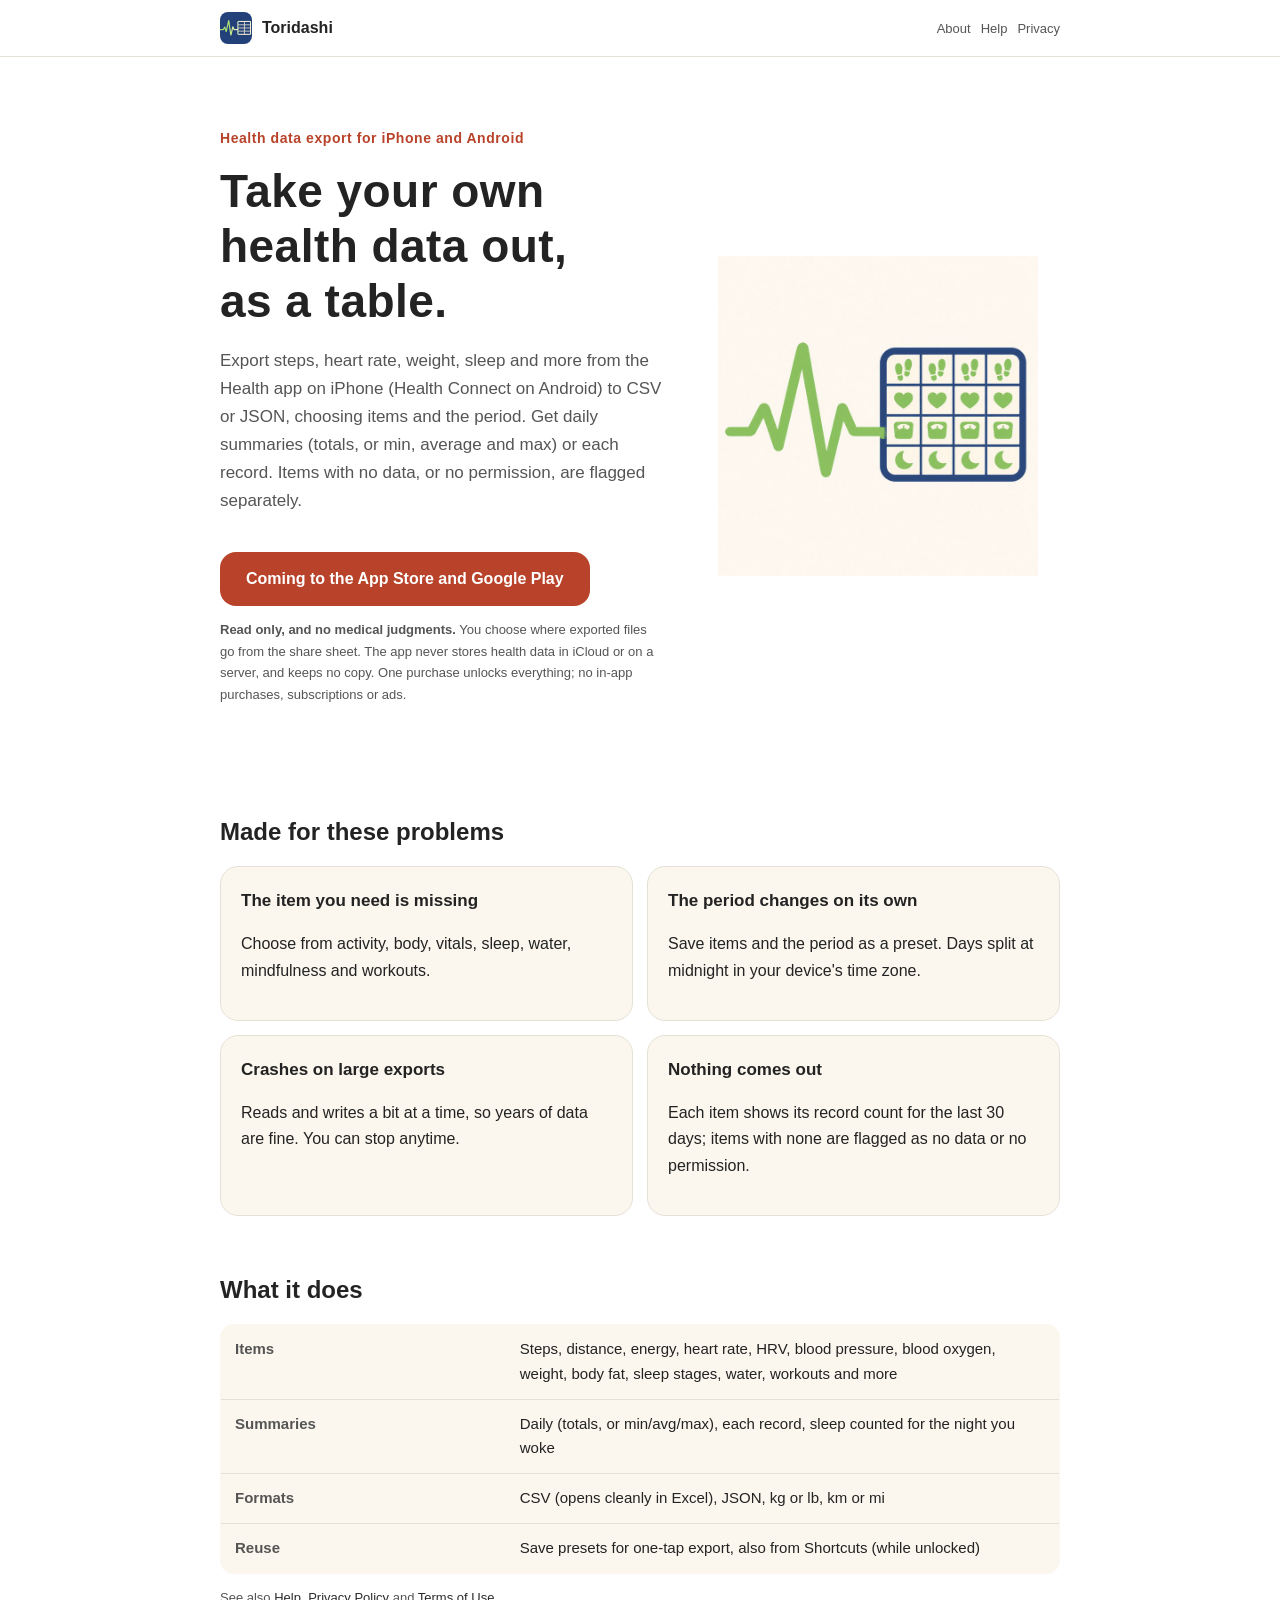
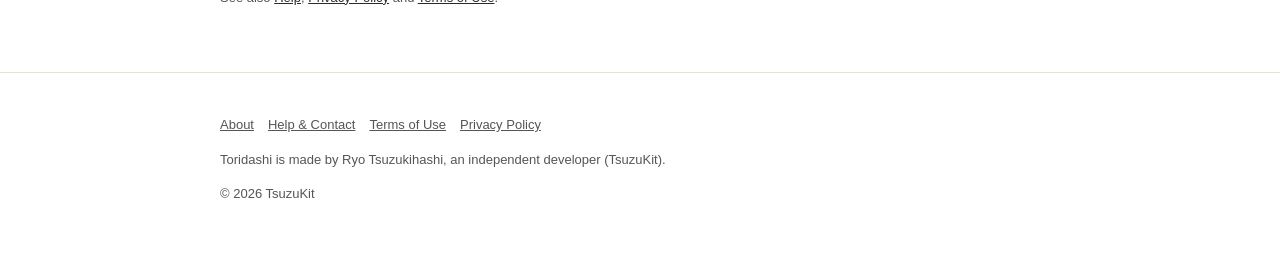
<file: index.html>
<!DOCTYPE html>
<html lang="ja" data-title-ja="とりだし｜健康のデータを CSV・JSON で書き出し" data-title-en="Toridashi | Health data export">
<head>
<meta charset="UTF-8">
<meta name="viewport" content="width=device-width, initial-scale=1">
<script>(function(){var l=navigator.languages&&navigator.languages.length?navigator.languages:[navigator.language||"ja"],p="en";for(var i=0;i<l.length;i++){var c=String(l[i]).toLowerCase();if(c.indexOf("ja")===0){p="ja";break}if(c.indexOf("en")===0){p="en";break}}var d=document.documentElement;d.lang=p;var t=d.getAttribute("data-title-"+p);if(t){document.title=t}})();</script>
<title>とりだし｜健康のデータを CSV・JSON で書き出し</title>
<meta name="description" content="ヘルスケア App にたまった歩数・心拍・体重・睡眠などを、選んだ項目と期間で CSV・JSON に。記録の無い項目も知らせる。アプリは健康のデータの写しを持たない。買い切り・広告なし。 / Export steps, heart rate, weight, sleep and more from the Health app to CSV or JSON by item and period. The app keeps no copy of your health data. One purchase, no ads.">
<meta property="og:title" content="とりだし｜健康のデータを CSV・JSON で書き出し">
<meta property="og:description" content="ヘルスケア App にたまった歩数・心拍・体重・睡眠などを、選んだ項目と期間で CSV・JSON に。記録の無い項目も知らせる。アプリは健康のデータの写しを持たない。買い切り・広告なし。">
<meta property="og:type" content="website">
<meta property="og:url" content="https://toridashi.tsuzukit.com/">
<meta property="og:image" content="https://toridashi.tsuzukit.com/assets/og.jpg">
<link rel="icon" href="assets/icon.png">
<link rel="apple-touch-icon" href="assets/icon.png">
<link rel="stylesheet" href="style.css">
</head>
<body>
<div data-l="ja" lang="ja">
<header class="site"><div class="wrap">
<a class="brand" href="./"><img src="assets/icon.png" alt="" width="32" height="32">とりだし</a>
<nav class="site"><a href="./">紹介</a><a href="support.html">使い方</a><a href="privacy.html">プライバシー</a></nav>
</div></header>
<main class="wrap">
<section class="hero">
<div>
<p class="eyebrow">iPhone・Android の健康のデータの書き出し</p>
<h1>自分の健康のデータを、<br>表にして取り出す。</h1>
<p class="lead">iPhone のヘルスケア App（Android はヘルスコネクト）にたまった歩数・心拍・体重・睡眠などを、選んだ項目と期間で CSV・JSON に書き出します。日ごとのまとめ（合計、または最小・平均・最大）か、1件ずつの記録で。記録の無い項目や、読みとりが許可されていない項目は分けて知らせます。</p>
<a class="cta" href="#store" id="store">App Store・Google Play で配信予定</a>
<p class="note"><strong>読むだけで、医療の判断はしません。</strong>書き出したファイルの送り先は、共有の画面であなたが選びます。アプリは健康のデータを iCloud やサーバーに置かず、写しも持ちません。買い切りで全部の機能が使え、アプリ内課金・サブスクリプション・広告はありません。</p>
</div>
<img src="assets/hero.jpg" alt="健康の数字が表になって取り出されるイラスト" width="360">
</section>

<h2>こんな困りごとのために</h2>
<div class="grid two">
<div class="card"><h3>出したい項目が無い</h3><p>活動・体・バイタル・睡眠・水分・マインドフルネス・ワークアウトから選べます。</p></div>
<div class="card"><h3>期間が勝手に変わる</h3><p>項目と期間を組み合わせとして保存。日の区切りは端末のタイムゾーンの 0 時です。</p></div>
<div class="card"><h3>大きいと落ちる</h3><p>少しずつ読んで少しずつ書くので、何年分でも。途中で止められます。</p></div>
<div class="card"><h3>何も出てこない</h3><p>項目ごとに直近 30 日の記録の数を出し、0 の項目は「記録が無いか、許可されていない」と知らせます。</p></div>
</div>

<h2>できること</h2>
<table>
<tr><th>項目</th><td>歩数・距離・エネルギー・心拍・心拍変動・血圧・血中酸素・体重・体脂肪率・睡眠の段階・水分・ワークアウトなど</td></tr>
<tr><th>まとめ方</th><td>日ごと（合計／最小・平均・最大）・1件ずつ・睡眠は目が覚めた日の夜に</td></tr>
<tr><th>形</th><td>CSV（Excel でも文字化けしない）・JSON・kg と lb・km と mi</td></tr>
<tr><th>くり返し</th><td>組み合わせを保存して1タップ・ショートカットからも（ロックを外しているとき）</td></tr>
</table>
<p class="note"><a href="support.html">使い方</a>・<a href="privacy.html">プライバシーポリシー</a>・<a href="terms.html">利用規約</a>もご覧ください。</p>
</main>
<footer class="site"><div class="wrap">
<p><a href="./">紹介</a><a href="support.html">使い方とお問い合わせ</a><a href="terms.html">利用規約</a><a href="privacy.html">プライバシーポリシー</a></p>
<p>とりだしは、個人開発者の續橋涼（TsuzuKit）が作っているアプリです。</p>
<p>© 2026 TsuzuKit</p>
</div></footer>
</div>
<div data-l="en" lang="en">
<header class="site"><div class="wrap">
<a class="brand" href="./"><img src="assets/icon.png" alt="" width="32" height="32">Toridashi</a>
<nav class="site"><a href="./">About</a><a href="support.html">Help</a><a href="privacy.html">Privacy</a></nav>
</div></header>
<main class="wrap">
<section class="hero">
<div>
<p class="eyebrow">Health data export for iPhone and Android</p>
<h1>Take your own health data out,<br>as a table.</h1>
<p class="lead">Export steps, heart rate, weight, sleep and more from the Health app on iPhone (Health Connect on Android) to CSV or JSON, choosing items and the period. Get daily summaries (totals, or min, average and max) or each record. Items with no data, or no permission, are flagged separately.</p>
<a class="cta" href="#store" id="store">Coming to the App Store and Google Play</a>
<p class="note"><strong>Read only, and no medical judgments.</strong> You choose where exported files go from the share sheet. The app never stores health data in iCloud or on a server, and keeps no copy. One purchase unlocks everything; no in-app purchases, subscriptions or ads.</p>
</div>
<img src="assets/hero.jpg" alt="Illustration of health numbers coming out as a table" width="360">
</section>

<h2>Made for these problems</h2>
<div class="grid two">
<div class="card"><h3>The item you need is missing</h3><p>Choose from activity, body, vitals, sleep, water, mindfulness and workouts.</p></div>
<div class="card"><h3>The period changes on its own</h3><p>Save items and the period as a preset. Days split at midnight in your device's time zone.</p></div>
<div class="card"><h3>Crashes on large exports</h3><p>Reads and writes a bit at a time, so years of data are fine. You can stop anytime.</p></div>
<div class="card"><h3>Nothing comes out</h3><p>Each item shows its record count for the last 30 days; items with none are flagged as no data or no permission.</p></div>
</div>

<h2>What it does</h2>
<table>
<tr><th>Items</th><td>Steps, distance, energy, heart rate, HRV, blood pressure, blood oxygen, weight, body fat, sleep stages, water, workouts and more</td></tr>
<tr><th>Summaries</th><td>Daily (totals, or min/avg/max), each record, sleep counted for the night you woke</td></tr>
<tr><th>Formats</th><td>CSV (opens cleanly in Excel), JSON, kg or lb, km or mi</td></tr>
<tr><th>Reuse</th><td>Save presets for one-tap export, also from Shortcuts (while unlocked)</td></tr>
</table>
<p class="note">See also <a href="support.html">Help</a>, <a href="privacy.html">Privacy Policy</a> and <a href="terms.html">Terms of Use</a>.</p>
</main>
<footer class="site"><div class="wrap">
<p><a href="./">About</a><a href="support.html">Help & Contact</a><a href="terms.html">Terms of Use</a><a href="privacy.html">Privacy Policy</a></p>
<p>Toridashi is made by Ryo Tsuzukihashi, an independent developer (TsuzuKit).</p>
<p>© 2026 TsuzuKit</p>
</div></footer>
</div>
</body>
</html>
</file>
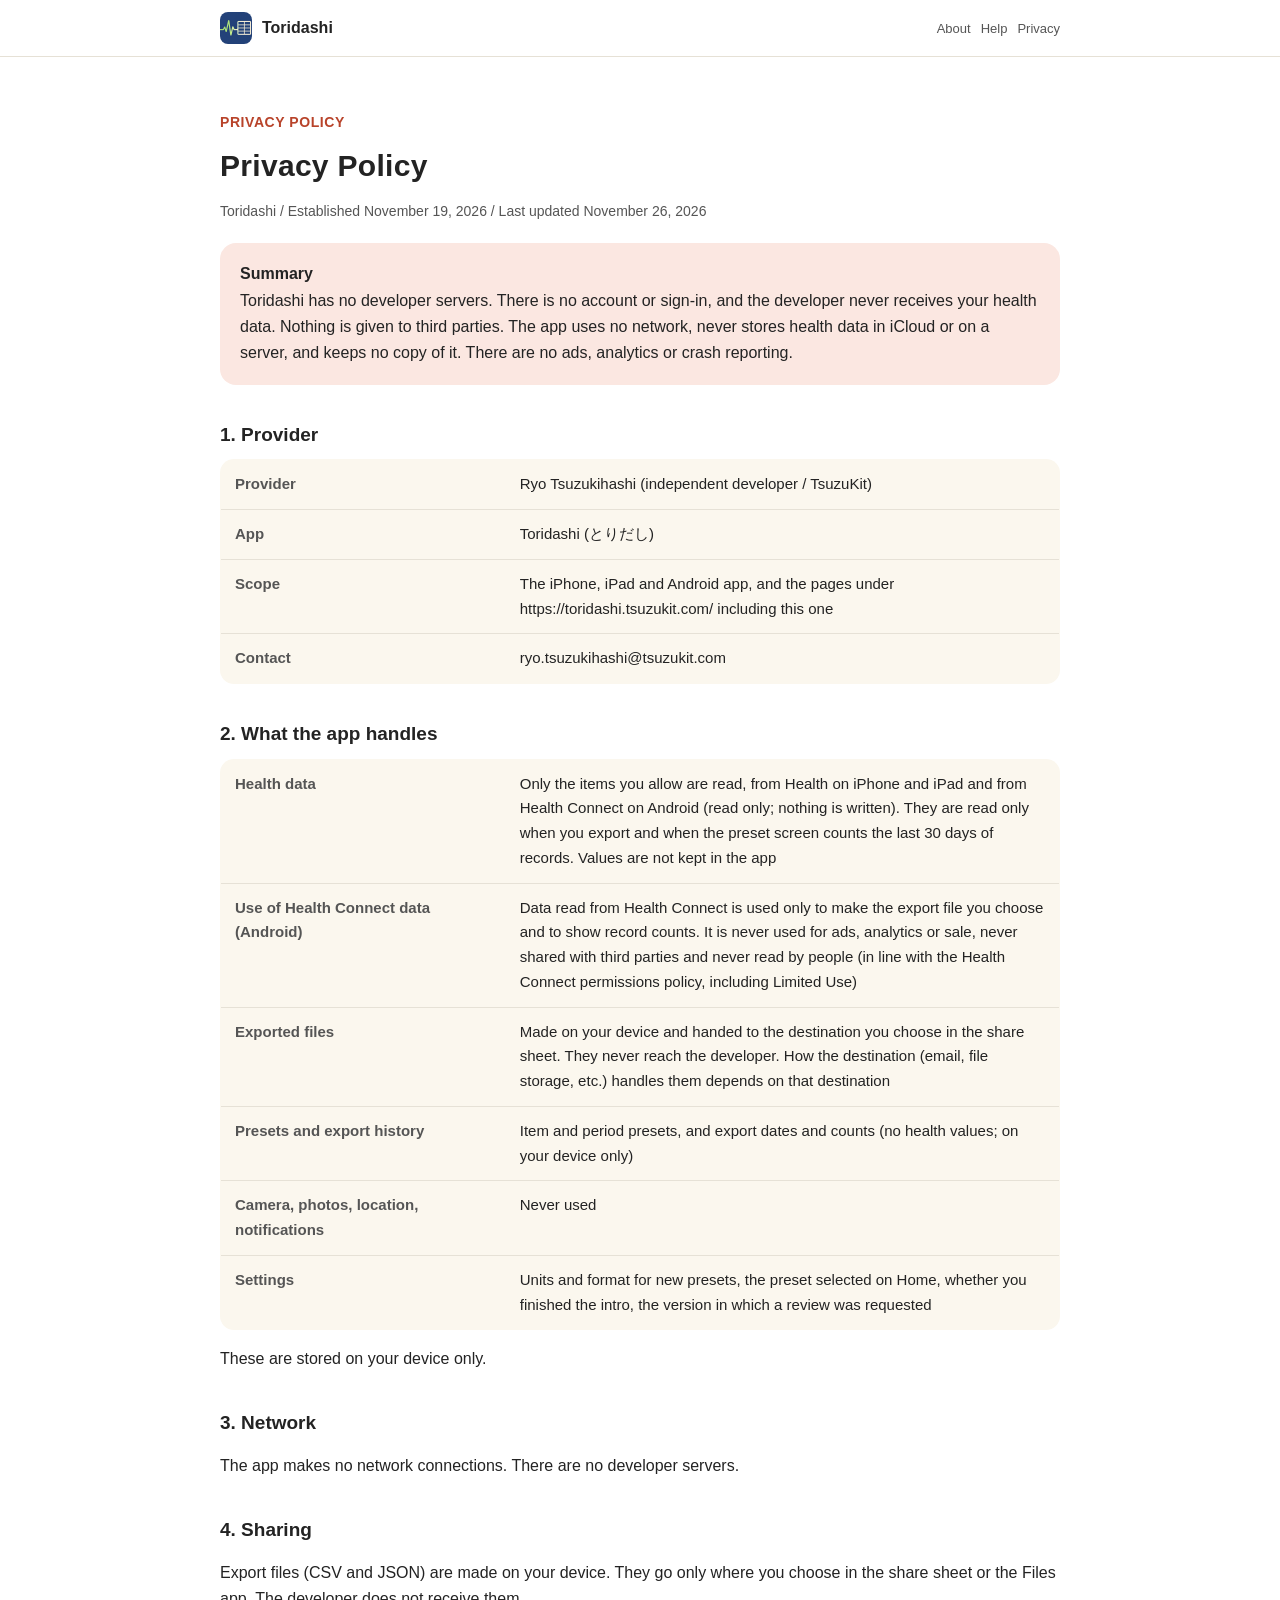
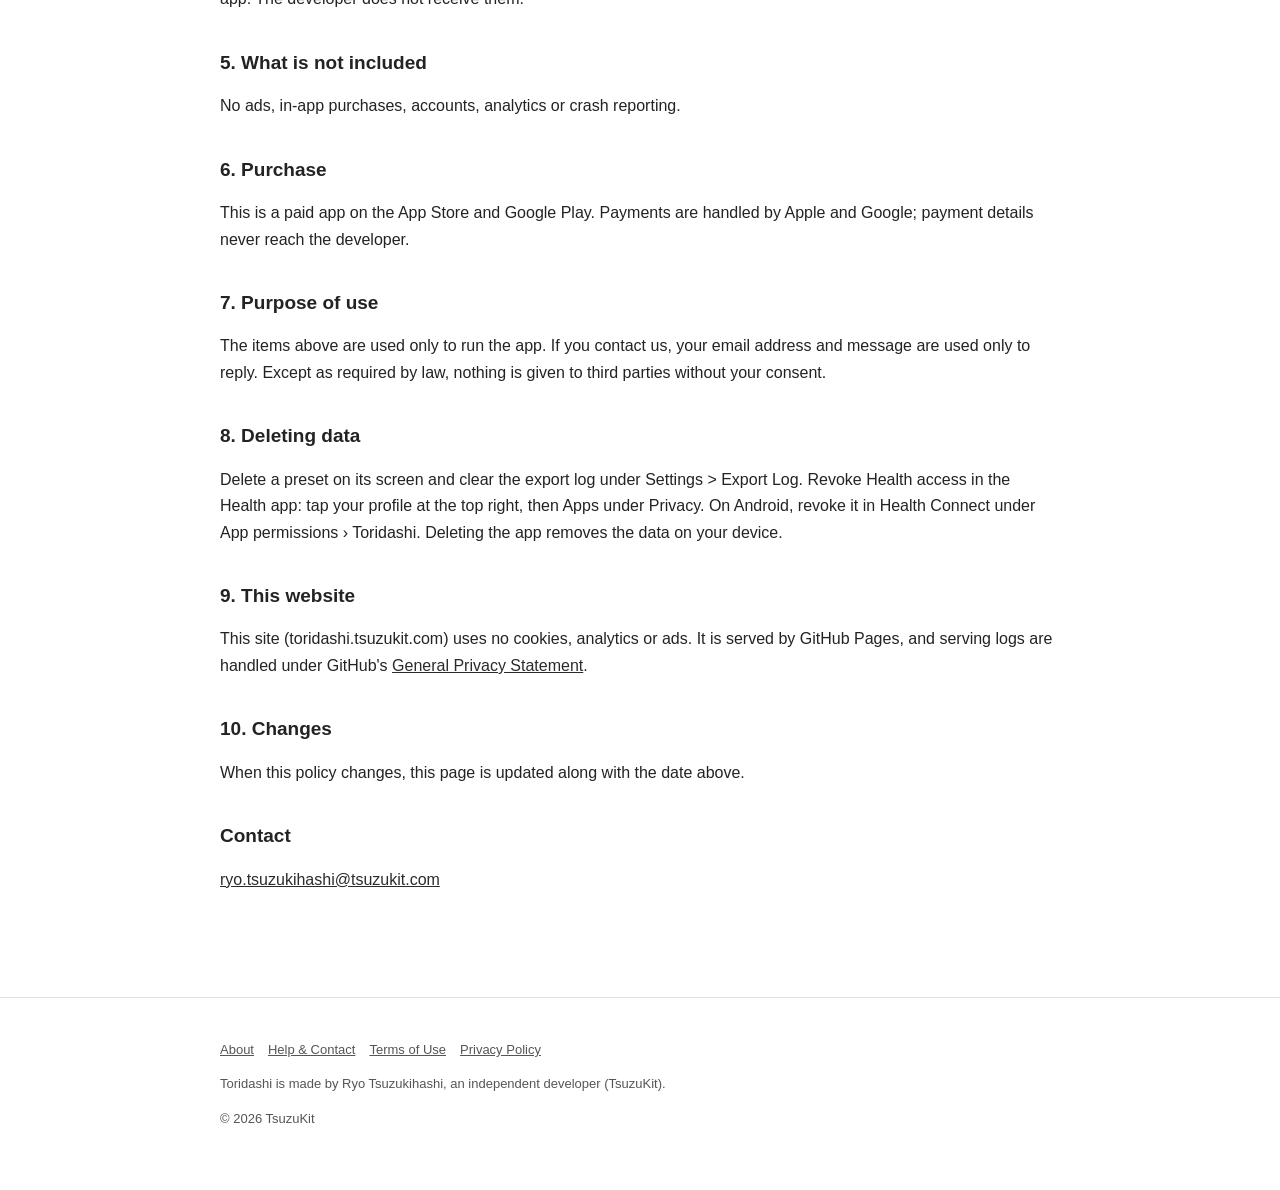
<file: privacy.html>
<!DOCTYPE html>
<html lang="ja" data-title-ja="プライバシーポリシー - とりだし" data-title-en="Privacy Policy - Toridashi">
<head>
<meta charset="UTF-8">
<meta name="viewport" content="width=device-width, initial-scale=1">
<script>(function(){var l=navigator.languages&&navigator.languages.length?navigator.languages:[navigator.language||"ja"],p="en";for(var i=0;i<l.length;i++){var c=String(l[i]).toLowerCase();if(c.indexOf("ja")===0){p="ja";break}if(c.indexOf("en")===0){p="en";break}}var d=document.documentElement;d.lang=p;var t=d.getAttribute("data-title-"+p);if(t){document.title=t}})();</script>
<title>プライバシーポリシー - とりだし</title>
<meta name="description" content="とりだしのプライバシーポリシー。開発者は個人情報を集めません。健康のデータはどこにも送らず、写しも持ちません。 / Privacy Policy for Toridashi. The developer collects no personal information. Health data is never sent anywhere or copied.">
<meta property="og:title" content="プライバシーポリシー - とりだし">
<meta property="og:description" content="とりだしのプライバシーポリシー。開発者は個人情報を集めません。健康のデータはどこにも送らず、写しも持ちません。">
<meta property="og:type" content="website">
<meta property="og:url" content="https://toridashi.tsuzukit.com/privacy.html">
<meta property="og:image" content="https://toridashi.tsuzukit.com/assets/og.jpg">
<link rel="icon" href="assets/icon.png">
<link rel="apple-touch-icon" href="assets/icon.png">
<link rel="stylesheet" href="style.css">
</head>
<body>
<div data-l="ja" lang="ja">
<header class="site"><div class="wrap">
<a class="brand" href="./"><img src="assets/icon.png" alt="" width="32" height="32">とりだし</a>
<nav class="site"><a href="./">紹介</a><a href="support.html">使い方</a><a href="privacy.html">プライバシー</a></nav>
</div></header>
<main class="wrap">
<article class="doc">
<p class="eyebrow">PRIVACY POLICY</p>
<h1>プライバシーポリシー</h1>
<p class="meta">とりだし／制定日 2026年11月19日／改定日 2026年11月26日</p>
<div class="summary"><strong>このポリシーの要旨</strong><br>とりだしは、開発者のサーバーを持たないアプリです。アカウント登録やログインはなく、開発者があなたの健康のデータを受け取ることはありません。第三者に渡すこともありません。通信はしません。アプリは健康のデータを iCloud やサーバーに置かず、写しも持ちません。広告、分析ツール、クラッシュを報告する仕組みは入れていません。</div>
<h2>1. 提供者</h2>
<table>
<tr><th>提供者</th><td>續橋涼（個人開発者 / TsuzuKit）</td></tr>
<tr><th>アプリ名</th><td>とりだし（英語名 Toridashi）</td></tr>
<tr><th>対象</th><td>iPhone・iPad・Android 向けアプリと、このページを含む https://toridashi.tsuzukit.com/ 配下のページ</td></tr>
<tr><th>連絡先</th><td>ryo.tsuzukihashi@tsuzukit.com</td></tr>
</table>
<h2>2. アプリが扱うもの</h2>
<table>
<tr><th>健康のデータ</th><td>iPhone・iPad はヘルスケア、Android はヘルスコネクトから、あなたが許可した項目だけを読みます（読むだけで、書きこみません）。読むのは、書き出すときと、組み合わせの画面で直近 30 日の記録の数を数えるときだけです。数値をアプリにためることはしません</td></tr>
<tr><th>ヘルスコネクトのデータの使い道（Android）</th><td>ヘルスコネクトから読んだデータは、あなたが選んだ書き出しのファイルを作ることと、記録の数を見せることにだけ使います。広告・分析・販売には使わず、第三者に渡さず、人が読むこともありません（Health Connect の権限の方針〈Limited Use〉に沿います）</td></tr>
<tr><th>書き出したファイル</th><td>端末の中で作り、共有の画面であなたが選んだ送り先へ渡します。開発者には届きません。送り先（メール・ファイルの置き場など）での扱いは、その送り先の決まりによります</td></tr>
<tr><th>組み合わせと書き出しの記録</th><td>項目と期間の組み合わせ・書き出した日時と件数（健康の数値は含みません。端末の中だけ）</td></tr>
<tr><th>カメラ・写真・位置・通知</th><td>使いません</td></tr>
<tr><th>アプリの設定</th><td>新しい組み合わせの単位と形・ホームで選んでいる組み合わせ・案内を終えたかどうか・レビューのお願いを出した版</td></tr>
</table>
<p>これらは端末の中だけに保存します。</p>
<h2>3. 通信</h2>
<p>通信はしません。開発者のサーバーはありません。</p>
<h2>4. 書き出し</h2>
<p>書き出すファイル（CSV・JSON）は端末の中で作ります。送り先は、あなたが共有の画面やファイル App で選んだ場所です。開発者には届きません。</p>
<h2>5. 入れていないもの</h2>
<p>広告・アプリ内課金・アカウント登録・分析ツール・クラッシュの報告は入れていません。</p>
<h2>6. 購入</h2>
<p>本アプリは App Store と Google Play の有料アプリです。お支払いは Apple・Google が処理し、支払いの情報は開発者には届きません。</p>
<h2>7. 情報を使う目的</h2>
<p>上のものは、アプリを動かすためだけに使います。お問い合わせをいただいたときは、メールアドレスと内容をお返事のためだけに使います。法令にもとづく場合を除き、本人の同意なく第三者に渡すことはありません。</p>
<h2>8. 消したいとき</h2>
<p>組み合わせは組み合わせの画面から、書き出しの記録は設定の「書き出しの記録」から消せます。ヘルスケアの読みとりの許可は、ヘルスケア App の右上のプロフィール › プライバシーの［App］から取り消せます。Android は、ヘルスコネクトの［アプリの権限］›［とりだし］から取り消せます。アプリを消すと、端末の中のデータは消えます。</p>
<h2>9. このウェブサイトについて</h2>
<p>このサイト（toridashi.tsuzukit.com）は、Cookie も、アクセスを計測する仕組みも、広告も使っていません。サイトは GitHub Pages で配信しており、配信の記録は GitHub の <a href="https://docs.github.com/ja/site-policy/privacy-policies/github-general-privacy-statement">プライバシーについての声明</a> に沿って扱われます。</p>
<h2>10. 改定</h2>
<p>このポリシーを変えるときは、このページを書きかえ、上の改定日を新しくします。</p>
<h2>お問い合わせ</h2>
<p><a href="mailto:ryo.tsuzukihashi@tsuzukit.com">ryo.tsuzukihashi@tsuzukit.com</a></p>
</article>
</main>
<footer class="site"><div class="wrap">
<p><a href="./">紹介</a><a href="support.html">使い方とお問い合わせ</a><a href="terms.html">利用規約</a><a href="privacy.html">プライバシーポリシー</a></p>
<p>とりだしは、個人開発者の續橋涼（TsuzuKit）が作っているアプリです。</p>
<p>© 2026 TsuzuKit</p>
</div></footer>
</div>
<div data-l="en" lang="en">
<header class="site"><div class="wrap">
<a class="brand" href="./"><img src="assets/icon.png" alt="" width="32" height="32">Toridashi</a>
<nav class="site"><a href="./">About</a><a href="support.html">Help</a><a href="privacy.html">Privacy</a></nav>
</div></header>
<main class="wrap">
<article class="doc">
<p class="eyebrow">PRIVACY POLICY</p>
<h1>Privacy Policy</h1>
<p class="meta">Toridashi / Established November 19, 2026 / Last updated November 26, 2026</p>
<div class="summary"><strong>Summary</strong><br>Toridashi has no developer servers. There is no account or sign-in, and the developer never receives your health data. Nothing is given to third parties. The app uses no network, never stores health data in iCloud or on a server, and keeps no copy of it. There are no ads, analytics or crash reporting.</div>
<h2>1. Provider</h2>
<table>
<tr><th>Provider</th><td>Ryo Tsuzukihashi (independent developer / TsuzuKit)</td></tr>
<tr><th>App</th><td>Toridashi (とりだし)</td></tr>
<tr><th>Scope</th><td>The iPhone, iPad and Android app, and the pages under https://toridashi.tsuzukit.com/ including this one</td></tr>
<tr><th>Contact</th><td>ryo.tsuzukihashi@tsuzukit.com</td></tr>
</table>
<h2>2. What the app handles</h2>
<table>
<tr><th>Health data</th><td>Only the items you allow are read, from Health on iPhone and iPad and from Health Connect on Android (read only; nothing is written). They are read only when you export and when the preset screen counts the last 30 days of records. Values are not kept in the app</td></tr>
<tr><th>Use of Health Connect data (Android)</th><td>Data read from Health Connect is used only to make the export file you choose and to show record counts. It is never used for ads, analytics or sale, never shared with third parties and never read by people (in line with the Health Connect permissions policy, including Limited Use)</td></tr>
<tr><th>Exported files</th><td>Made on your device and handed to the destination you choose in the share sheet. They never reach the developer. How the destination (email, file storage, etc.) handles them depends on that destination</td></tr>
<tr><th>Presets and export history</th><td>Item and period presets, and export dates and counts (no health values; on your device only)</td></tr>
<tr><th>Camera, photos, location, notifications</th><td>Never used</td></tr>
<tr><th>Settings</th><td>Units and format for new presets, the preset selected on Home, whether you finished the intro, the version in which a review was requested</td></tr>
</table>
<p>These are stored on your device only.</p>
<h2>3. Network</h2>
<p>The app makes no network connections. There are no developer servers.</p>
<h2>4. Sharing</h2>
<p>Export files (CSV and JSON) are made on your device. They go only where you choose in the share sheet or the Files app. The developer does not receive them.</p>
<h2>5. What is not included</h2>
<p>No ads, in-app purchases, accounts, analytics or crash reporting.</p>
<h2>6. Purchase</h2>
<p>This is a paid app on the App Store and Google Play. Payments are handled by Apple and Google; payment details never reach the developer.</p>
<h2>7. Purpose of use</h2>
<p>The items above are used only to run the app. If you contact us, your email address and message are used only to reply. Except as required by law, nothing is given to third parties without your consent.</p>
<h2>8. Deleting data</h2>
<p>Delete a preset on its screen and clear the export log under Settings > Export Log. Revoke Health access in the Health app: tap your profile at the top right, then Apps under Privacy. On Android, revoke it in Health Connect under App permissions › Toridashi. Deleting the app removes the data on your device.</p>
<h2>9. This website</h2>
<p>This site (toridashi.tsuzukit.com) uses no cookies, analytics or ads. It is served by GitHub Pages, and serving logs are handled under GitHub's <a href="https://docs.github.com/en/site-policy/privacy-policies/github-general-privacy-statement">General Privacy Statement</a>.</p>
<h2>10. Changes</h2>
<p>When this policy changes, this page is updated along with the date above.</p>
<h2>Contact</h2>
<p><a href="mailto:ryo.tsuzukihashi@tsuzukit.com">ryo.tsuzukihashi@tsuzukit.com</a></p>
</article>
</main>
<footer class="site"><div class="wrap">
<p><a href="./">About</a><a href="support.html">Help & Contact</a><a href="terms.html">Terms of Use</a><a href="privacy.html">Privacy Policy</a></p>
<p>Toridashi is made by Ryo Tsuzukihashi, an independent developer (TsuzuKit).</p>
<p>© 2026 TsuzuKit</p>
</div></footer>
</div>
</body>
</html>
</file>
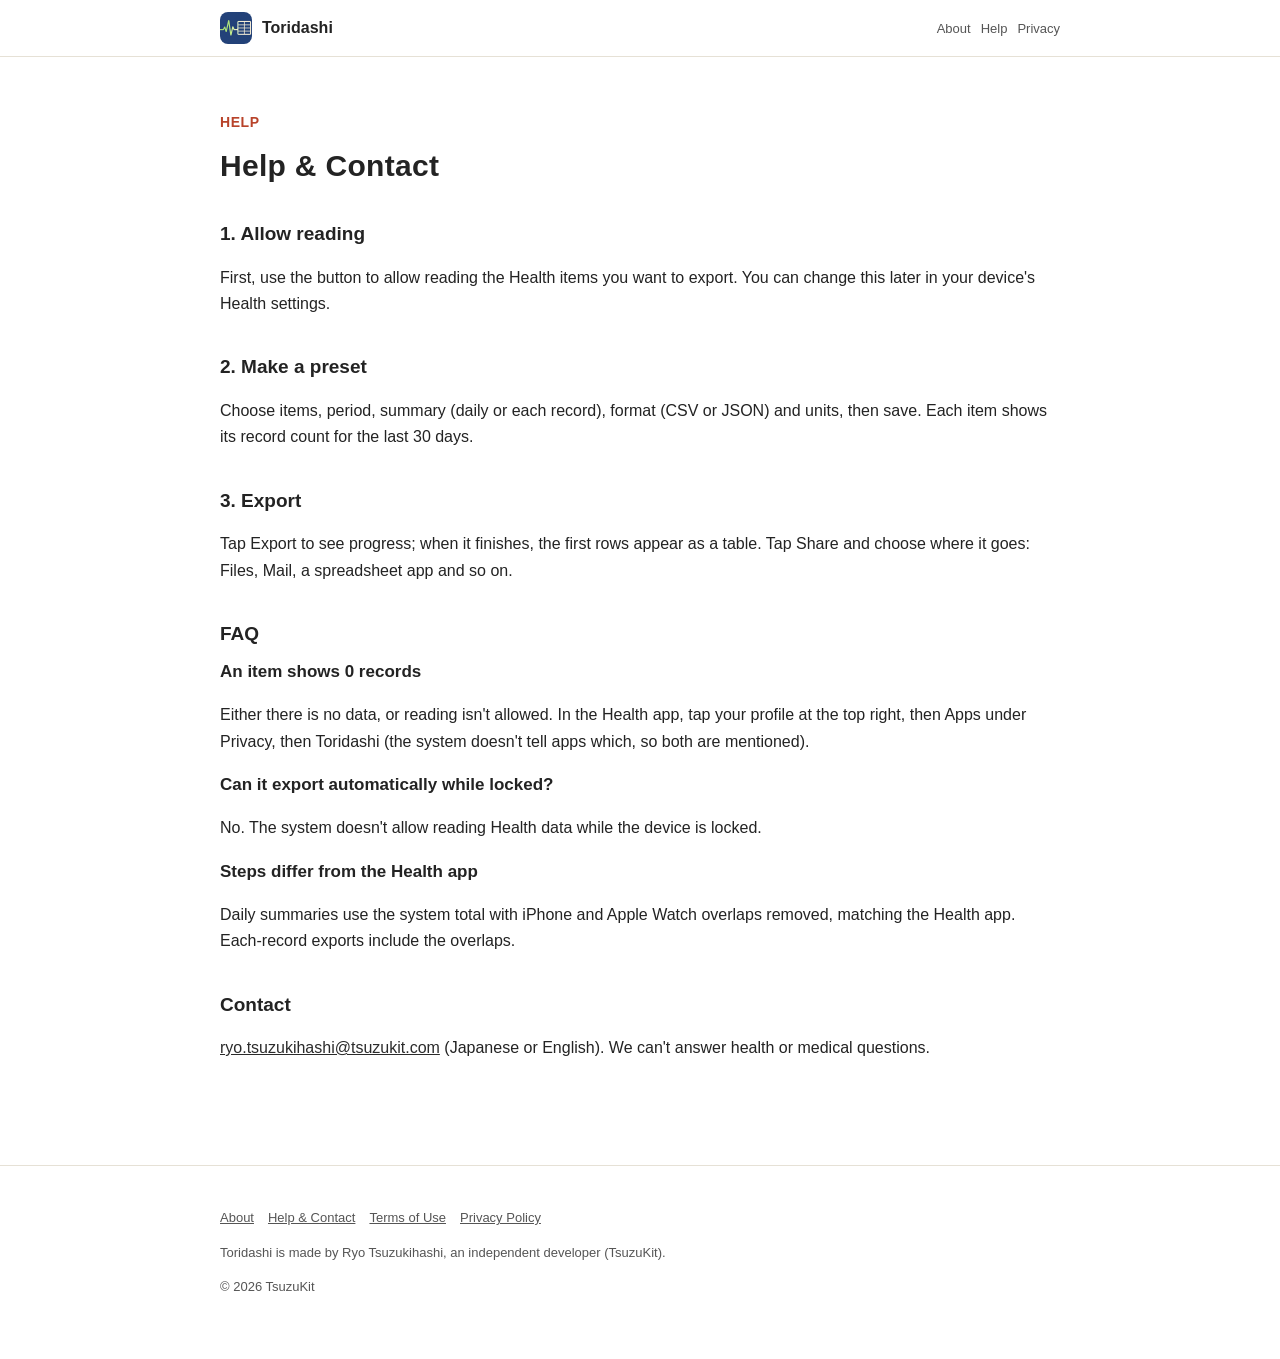
<file: support.html>
<!DOCTYPE html>
<html lang="ja" data-title-ja="使い方とお問い合わせ - とりだし" data-title-en="Help &amp; Contact - Toridashi">
<head>
<meta charset="UTF-8">
<meta name="viewport" content="width=device-width, initial-scale=1">
<script>(function(){var l=navigator.languages&&navigator.languages.length?navigator.languages:[navigator.language||"ja"],p="en";for(var i=0;i<l.length;i++){var c=String(l[i]).toLowerCase();if(c.indexOf("ja")===0){p="ja";break}if(c.indexOf("en")===0){p="en";break}}var d=document.documentElement;d.lang=p;var t=d.getAttribute("data-title-"+p);if(t){document.title=t}})();</script>
<title>使い方とお問い合わせ - とりだし</title>
<meta name="description" content="とりだしの使い方（許可・組み合わせ・まとめ方・書き出し）とよくあるご質問、お問い合わせ。 / How to use Toridashi (permissions, presets, summaries, export), FAQ and contact.">
<meta property="og:title" content="使い方とお問い合わせ - とりだし">
<meta property="og:description" content="とりだしの使い方（許可・組み合わせ・まとめ方・書き出し）とよくあるご質問、お問い合わせ。">
<meta property="og:type" content="website">
<meta property="og:url" content="https://toridashi.tsuzukit.com/support.html">
<meta property="og:image" content="https://toridashi.tsuzukit.com/assets/og.jpg">
<link rel="icon" href="assets/icon.png">
<link rel="apple-touch-icon" href="assets/icon.png">
<link rel="stylesheet" href="style.css">
</head>
<body>
<div data-l="ja" lang="ja">
<header class="site"><div class="wrap">
<a class="brand" href="./"><img src="assets/icon.png" alt="" width="32" height="32">とりだし</a>
<nav class="site"><a href="./">紹介</a><a href="support.html">使い方</a><a href="privacy.html">プライバシー</a></nav>
</div></header>
<main class="wrap">
<article class="doc">
<p class="eyebrow">HELP</p>
<h1>使い方とお問い合わせ</h1>
<h2>1. 読みとりを許可する</h2>
<p>はじめに［ヘルスケアの読みとりを許可する］で、書き出したい項目の読みとりを許可します。あとからヘルスケア App の右上のプロフィール › プライバシーの［App］で変えられます。</p>
<h2>2. 組み合わせをつくる</h2>
<p>項目・期間・まとめ方（日ごと／1件ずつ）・形（CSV／JSON）・単位を選んで保存します。項目の横に直近 30 日の記録の数が出ます。</p>
<h2>3. 書き出す</h2>
<p>［書き出す］を押すと、進みが出て、終わるとはじめの行を表の形で見せます。［共有する］で、ファイルに保存・メール・表計算の App など、送り先を選んでください。</p>
<h2>よくあるご質問</h2>
<h3>項目が 0 件になります</h3>
<p>その項目の記録が無いか、読みとりが許可されていません。ヘルスケア App の右上のプロフィール › プライバシーの［App］›［とりだし］で確かめてください（OS はどちらなのかをアプリに教えないため、両方の場合を書いています）。</p>
<h3>ロック中に自動で書き出せますか</h3>
<p>できません。端末がロックされているあいだは、OS がヘルスケアのデータを読ませません。</p>
<h3>歩数がヘルスケア App と違います</h3>
<p>日ごとのまとめは、iPhone と Apple Watch の重なりを除いた OS の合計を使うので、ヘルスケア App と同じ数になります。1件ずつの記録には重なりも入ります。</p>
<h2>お問い合わせ</h2>
<p><a href="mailto:ryo.tsuzukihashi@tsuzukit.com">ryo.tsuzukihashi@tsuzukit.com</a>（日本語・英語）。健康や医療のご相談にはお答えできません。</p>
</article>
</main>
<footer class="site"><div class="wrap">
<p><a href="./">紹介</a><a href="support.html">使い方とお問い合わせ</a><a href="terms.html">利用規約</a><a href="privacy.html">プライバシーポリシー</a></p>
<p>とりだしは、個人開発者の續橋涼（TsuzuKit）が作っているアプリです。</p>
<p>© 2026 TsuzuKit</p>
</div></footer>
</div>
<div data-l="en" lang="en">
<header class="site"><div class="wrap">
<a class="brand" href="./"><img src="assets/icon.png" alt="" width="32" height="32">Toridashi</a>
<nav class="site"><a href="./">About</a><a href="support.html">Help</a><a href="privacy.html">Privacy</a></nav>
</div></header>
<main class="wrap">
<article class="doc">
<p class="eyebrow">HELP</p>
<h1>Help &amp; Contact</h1>
<h2>1. Allow reading</h2>
<p>First, use the button to allow reading the Health items you want to export. You can change this later in your device's Health settings.</p>
<h2>2. Make a preset</h2>
<p>Choose items, period, summary (daily or each record), format (CSV or JSON) and units, then save. Each item shows its record count for the last 30 days.</p>
<h2>3. Export</h2>
<p>Tap Export to see progress; when it finishes, the first rows appear as a table. Tap Share and choose where it goes: Files, Mail, a spreadsheet app and so on.</p>
<h2>FAQ</h2>
<h3>An item shows 0 records</h3>
<p>Either there is no data, or reading isn't allowed. In the Health app, tap your profile at the top right, then Apps under Privacy, then Toridashi (the system doesn't tell apps which, so both are mentioned).</p>
<h3>Can it export automatically while locked?</h3>
<p>No. The system doesn't allow reading Health data while the device is locked.</p>
<h3>Steps differ from the Health app</h3>
<p>Daily summaries use the system total with iPhone and Apple Watch overlaps removed, matching the Health app. Each-record exports include the overlaps.</p>
<h2>Contact</h2>
<p><a href="mailto:ryo.tsuzukihashi@tsuzukit.com">ryo.tsuzukihashi@tsuzukit.com</a> (Japanese or English). We can't answer health or medical questions.</p>
</article>
</main>
<footer class="site"><div class="wrap">
<p><a href="./">About</a><a href="support.html">Help & Contact</a><a href="terms.html">Terms of Use</a><a href="privacy.html">Privacy Policy</a></p>
<p>Toridashi is made by Ryo Tsuzukihashi, an independent developer (TsuzuKit).</p>
<p>© 2026 TsuzuKit</p>
</div></footer>
</div>
</body>
</html>
</file>
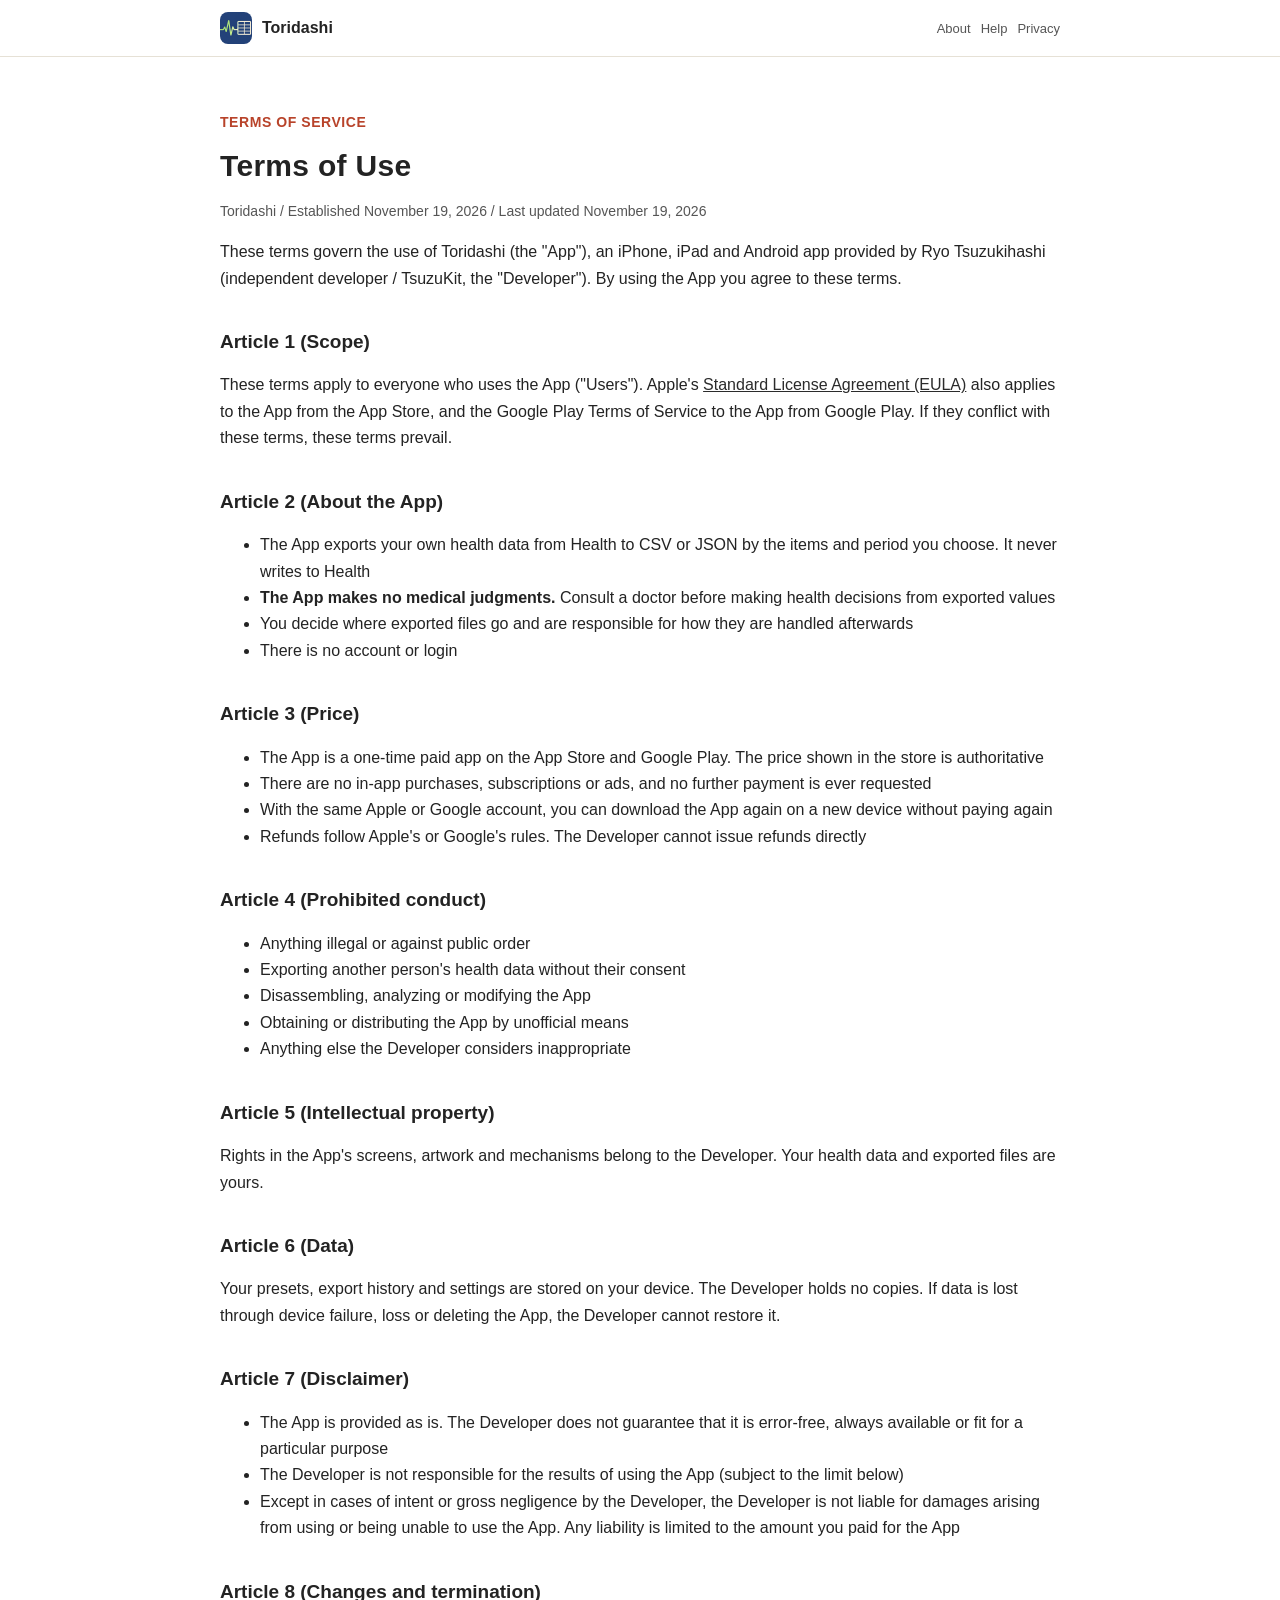
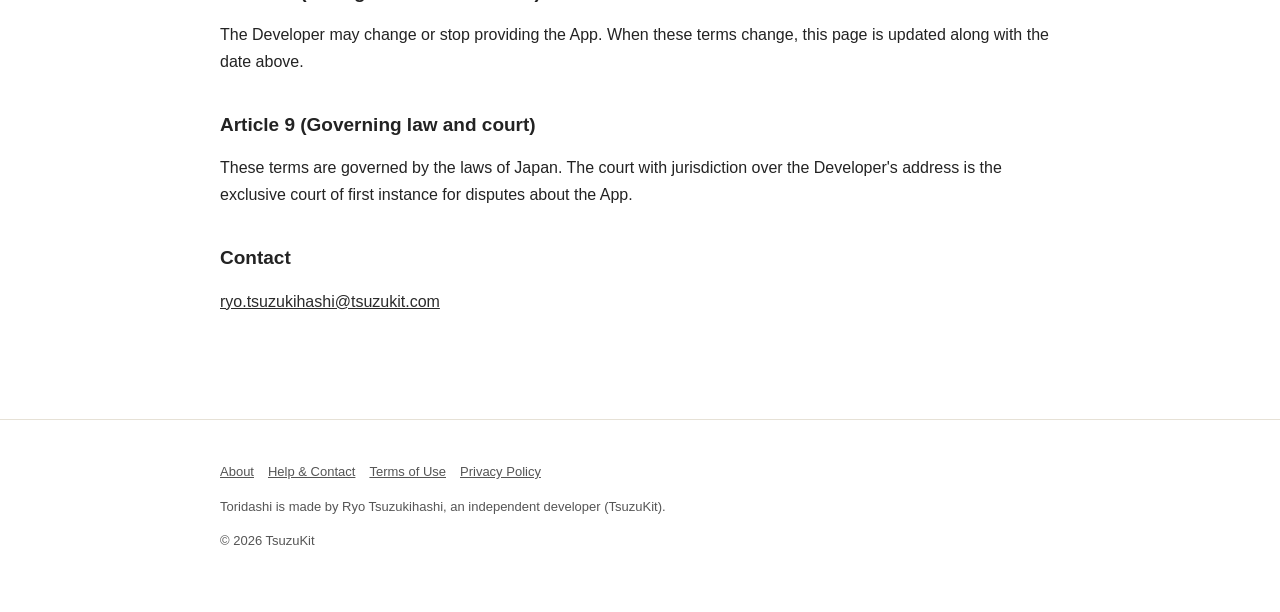
<file: terms.html>
<!DOCTYPE html>
<html lang="ja" data-title-ja="利用規約 - とりだし" data-title-en="Terms of Use - Toridashi">
<head>
<meta charset="UTF-8">
<meta name="viewport" content="width=device-width, initial-scale=1">
<script>(function(){var l=navigator.languages&&navigator.languages.length?navigator.languages:[navigator.language||"ja"],p="en";for(var i=0;i<l.length;i++){var c=String(l[i]).toLowerCase();if(c.indexOf("ja")===0){p="ja";break}if(c.indexOf("en")===0){p="en";break}}var d=document.documentElement;d.lang=p;var t=d.getAttribute("data-title-"+p);if(t){document.title=t}})();</script>
<title>利用規約 - とりだし</title>
<meta name="description" content="とりだしの利用規約。 / Terms of Use for Toridashi.">
<meta property="og:title" content="利用規約 - とりだし">
<meta property="og:description" content="とりだしの利用規約。">
<meta property="og:type" content="website">
<meta property="og:url" content="https://toridashi.tsuzukit.com/terms.html">
<meta property="og:image" content="https://toridashi.tsuzukit.com/assets/og.jpg">
<link rel="icon" href="assets/icon.png">
<link rel="apple-touch-icon" href="assets/icon.png">
<link rel="stylesheet" href="style.css">
</head>
<body>
<div data-l="ja" lang="ja">
<header class="site"><div class="wrap">
<a class="brand" href="./"><img src="assets/icon.png" alt="" width="32" height="32">とりだし</a>
<nav class="site"><a href="./">紹介</a><a href="support.html">使い方</a><a href="privacy.html">プライバシー</a></nav>
</div></header>
<main class="wrap">
<article class="doc">
<p class="eyebrow">TERMS OF SERVICE</p>
<h1>利用規約</h1>
<p class="meta">とりだし／制定日 2026年11月19日／改定日 2026年11月19日</p>
<p>この規約は、續橋涼（個人開発者 / TsuzuKit。以下「開発者」）が提供する iPhone・iPad・Android アプリ「とりだし」（以下「本アプリ」）を使うときの決まりです。本アプリを使った時点で、この規約に同意したものとします。</p>
<h2>第1条（適用）</h2>
<p>この規約は、本アプリを使うすべての方（以下「利用者」）に適用されます。App Store から入れた本アプリには、Apple が定める<a href="https://www.apple.com/legal/internet-services/itunes/dev/stdeula/">標準のライセンス契約（EULA）</a>も、Google Play から入れた本アプリには Google Play の利用規約も、あわせて適用されます。この規約とそれらが食い違うときは、この規約を優先します。</p>
<h2>第2条（本アプリについて）</h2>
<ul>
<li>本アプリは、ヘルスケアにある利用者自身の健康のデータを、選んだ項目と期間で CSV・JSON に書き出すための道具です。ヘルスケアには書きこみません</li>
<li><strong>本アプリは医療の判断をしません。</strong>書き出した数値で体のことを判断するときは、医師に相談してください</li>
<li>書き出したファイルの送り先と、その後の扱いは、利用者が決めて責任を持ちます</li>
<li>アカウント登録やログインはありません</li>
</ul>
<h2>第3条（料金）</h2>
<ul>
<li>本アプリは、App Store・Google Play で購入する買い切りの有料アプリです。価格はストアに表示されるものが正です</li>
<li>アプリ内課金、サブスクリプション、広告はありません。購入したあとに追加の支払いを求めることはありません</li>
<li>同じ Apple アカウント・Google アカウントであれば、機種変更やアプリの入れ直しのときに、もう一度お支払いいただかずにダウンロードできます</li>
<li>返金は Apple・Google の規定に従います。開発者が直接返金することはできません</li>
</ul>
<h2>第4条（禁止事項）</h2>
<p>本アプリを使うとき、次のことをしてはいけません。</p>
<ul>
<li>法令や公序良俗に反すること</li>
<li>他人の健康のデータを、その人の同意なく書き出すこと</li>
<li>本アプリを分解・解析・改変すること</li>
<li>本アプリを正規の方法以外で入手したり、配ったりすること</li>
<li>そのほか、開発者が不適切と判断すること</li>
</ul>
<h2>第5条（知的財産）</h2>
<p>本アプリの画面・絵・仕組みについての権利は、開発者にあります。利用者の健康のデータと書き出したファイルは、利用者のものです。</p>
<h2>第6条（データ）</h2>
<p>組み合わせ・書き出しの記録・設定は、利用者の端末に保存されます。開発者はそれを持っていません。端末の故障や紛失、アプリの削除などで消えても、開発者は元に戻すことができません。</p>
<h2>第7条（免責事項）</h2>
<ul>
<li>本アプリは、そのままの状態で提供します。開発者は、本アプリに誤りがないこと、いつでも使えること、特定の目的に合うことを保証しません</li>
<li>本アプリを使った結果について、開発者は責任を負いません（下の項の上限のとおり）</li>
<li>本アプリを使ったこと、または使えなかったことで利用者や周りの人に損害が生じても、開発者に故意または重大な過失がある場合を除き、開発者は責任を負いません。責任を負う場合も、利用者が本アプリに支払った金額を上限とします</li>
</ul>
<h2>第8条（変更と終了）</h2>
<p>開発者は、本アプリの内容を変えること、提供を終えることがあります。この規約を変えるときは、このページを書きかえ、上の改定日を新しくします。</p>
<h2>第9条（準拠法と裁判所）</h2>
<p>この規約は日本法に従います。本アプリについての争いは、開発者の住所地を管轄する裁判所を、第一審の専属的な合意管轄裁判所とします。</p>
<h2>お問い合わせ</h2>
<p><a href="mailto:ryo.tsuzukihashi@tsuzukit.com">ryo.tsuzukihashi@tsuzukit.com</a></p>
</article>
</main>
<footer class="site"><div class="wrap">
<p><a href="./">紹介</a><a href="support.html">使い方とお問い合わせ</a><a href="terms.html">利用規約</a><a href="privacy.html">プライバシーポリシー</a></p>
<p>とりだしは、個人開発者の續橋涼（TsuzuKit）が作っているアプリです。</p>
<p>© 2026 TsuzuKit</p>
</div></footer>
</div>
<div data-l="en" lang="en">
<header class="site"><div class="wrap">
<a class="brand" href="./"><img src="assets/icon.png" alt="" width="32" height="32">Toridashi</a>
<nav class="site"><a href="./">About</a><a href="support.html">Help</a><a href="privacy.html">Privacy</a></nav>
</div></header>
<main class="wrap">
<article class="doc">
<p class="eyebrow">TERMS OF SERVICE</p>
<h1>Terms of Use</h1>
<p class="meta">Toridashi / Established November 19, 2026 / Last updated November 19, 2026</p>
<p>These terms govern the use of Toridashi (the "App"), an iPhone, iPad and Android app provided by Ryo Tsuzukihashi (independent developer / TsuzuKit, the "Developer"). By using the App you agree to these terms.</p>
<h2>Article 1 (Scope)</h2>
<p>These terms apply to everyone who uses the App ("Users"). Apple's <a href="https://www.apple.com/legal/internet-services/itunes/dev/stdeula/">Standard License Agreement (EULA)</a> also applies to the App from the App Store, and the Google Play Terms of Service to the App from Google Play. If they conflict with these terms, these terms prevail.</p>
<h2>Article 2 (About the App)</h2>
<ul>
<li>The App exports your own health data from Health to CSV or JSON by the items and period you choose. It never writes to Health</li>
<li><strong>The App makes no medical judgments.</strong> Consult a doctor before making health decisions from exported values</li>
<li>You decide where exported files go and are responsible for how they are handled afterwards</li>
<li>There is no account or login</li>
</ul>
<h2>Article 3 (Price)</h2>
<ul>
<li>The App is a one-time paid app on the App Store and Google Play. The price shown in the store is authoritative</li>
<li>There are no in-app purchases, subscriptions or ads, and no further payment is ever requested</li>
<li>With the same Apple or Google account, you can download the App again on a new device without paying again</li>
<li>Refunds follow Apple's or Google's rules. The Developer cannot issue refunds directly</li>
</ul>
<h2>Article 4 (Prohibited conduct)</h2>
<ul>
<li>Anything illegal or against public order</li>
<li>Exporting another person's health data without their consent</li>
<li>Disassembling, analyzing or modifying the App</li>
<li>Obtaining or distributing the App by unofficial means</li>
<li>Anything else the Developer considers inappropriate</li>
</ul>
<h2>Article 5 (Intellectual property)</h2>
<p>Rights in the App's screens, artwork and mechanisms belong to the Developer. Your health data and exported files are yours.</p>
<h2>Article 6 (Data)</h2>
<p>Your presets, export history and settings are stored on your device. The Developer holds no copies. If data is lost through device failure, loss or deleting the App, the Developer cannot restore it.</p>
<h2>Article 7 (Disclaimer)</h2>
<ul>
<li>The App is provided as is. The Developer does not guarantee that it is error-free, always available or fit for a particular purpose</li>
<li>The Developer is not responsible for the results of using the App (subject to the limit below)</li>
<li>Except in cases of intent or gross negligence by the Developer, the Developer is not liable for damages arising from using or being unable to use the App. Any liability is limited to the amount you paid for the App</li>
</ul>
<h2>Article 8 (Changes and termination)</h2>
<p>The Developer may change or stop providing the App. When these terms change, this page is updated along with the date above.</p>
<h2>Article 9 (Governing law and court)</h2>
<p>These terms are governed by the laws of Japan. The court with jurisdiction over the Developer's address is the exclusive court of first instance for disputes about the App.</p>
<h2>Contact</h2>
<p><a href="mailto:ryo.tsuzukihashi@tsuzukit.com">ryo.tsuzukihashi@tsuzukit.com</a></p>
</article>
</main>
<footer class="site"><div class="wrap">
<p><a href="./">About</a><a href="support.html">Help & Contact</a><a href="terms.html">Terms of Use</a><a href="privacy.html">Privacy Policy</a></p>
<p>Toridashi is made by Ryo Tsuzukihashi, an independent developer (TsuzuKit).</p>
<p>© 2026 TsuzuKit</p>
</div></footer>
</div>
</body>
</html>
</file>
<file: style.css>
/* とりだし — 白い地・墨の文字・朱の差し色（白の上で 4.5:1 以上） */
:root {
  --paper: #ffffff; --card: #fbf7ee; --ink: #232323; --sub: #555555; --line: #e6e1d6;
  --vermilion: #b8432a; --vermilion-soft: #fbe7e1; --navy: #2b2b2b; --correct: #3f7a33;
}
@media (prefers-color-scheme: dark) {
  :root { --paper: #121418; --card: #1b1e24; --ink: #eef0f4; --sub: #b4b9c4; --line: #2a2f38;
    --vermilion: #ffd45c; --vermilion-soft: #2a2618; --navy: #ffd45c; --correct: #9fd08c; }
}
* { box-sizing: border-box; }
html { -webkit-text-size-adjust: 100%; }
body { margin: 0; background: var(--paper); color: var(--ink); line-height: 1.8;
  font-family: -apple-system, BlinkMacSystemFont, "Hiragino Sans", "Hiragino Kaku Gothic ProN", "Noto Sans JP", sans-serif; }
a { color: var(--navy); }
.wrap { max-width: 880px; margin: 0 auto; padding: 0 20px; }
header.site { border-bottom: 1px solid var(--line); background: var(--paper); position: sticky; top: 0; z-index: 5; }
header.site .wrap { display: flex; align-items: center; gap: 16px; min-height: 56px; }
.brand { display: flex; align-items: center; gap: 10px; font-weight: 800; text-decoration: none; color: var(--ink); margin-right: auto; }
.brand img { width: 32px; height: 32px; border-radius: 8px; }
nav.site a { font-size: 14px; text-decoration: none; color: var(--sub); margin-left: 14px; white-space: nowrap; }
nav.site a:hover { color: var(--ink); }
.hero { padding: 56px 0 40px; display: grid; gap: 32px; align-items: center; }
@media (min-width: 760px) { .hero { grid-template-columns: 1.1fr 0.9fr; } }
.eyebrow { color: var(--vermilion); font-weight: 700; font-size: 14px; letter-spacing: 0.04em; }
h1 { font-size: clamp(30px, 6vw, 46px); line-height: 1.35; margin: 8px 0 16px; letter-spacing: 0.01em; }
h2 { font-size: 24px; margin: 56px 0 16px; line-height: 1.5; }
h3 { font-size: 17px; margin: 0 0 6px; }
.lead { font-size: 17px; color: var(--sub); }
.cta { display: inline-block; margin-top: 20px; background: var(--vermilion); color: #ffffff; font-weight: 700; text-decoration: none;
  padding: 14px 26px; border-radius: 16px; }
.note { font-size: 13px; color: var(--sub); }
.hero img { width: 100%; max-width: 320px; height: auto; justify-self: center; }
.grid { display: grid; gap: 14px; }
@media (min-width: 700px) { .grid.two { grid-template-columns: 1fr 1fr; } .grid.three { grid-template-columns: repeat(3, 1fr); } }
.card { background: var(--card); border: 1px solid var(--line); border-radius: 18px; padding: 20px; }
.card.em { background: var(--vermilion-soft); border-color: transparent; }
.steps { counter-reset: step; }
.steps .card { position: relative; padding-left: 62px; }
.steps .card::before { counter-increment: step; content: counter(step); position: absolute; left: 18px; top: 18px; width: 32px; height: 32px;
  border-radius: 50%; border: 2.5px solid var(--vermilion); color: var(--vermilion); font-weight: 800; display: grid; place-items: center; }
table { width: 100%; border-collapse: collapse; background: var(--card); border: 1px solid var(--line); border-radius: 14px; overflow: hidden; }
th, td { text-align: left; padding: 12px 14px; border-bottom: 1px solid var(--line); vertical-align: top; font-size: 15px; }
th { width: 34%; color: var(--sub); font-weight: 600; }
tr:last-child th, tr:last-child td { border-bottom: none; }
.doc { padding: 40px 0 24px; }
.doc h1 { font-size: 30px; }
.doc h2 { font-size: 19px; margin: 36px 0 10px; }
.doc .meta { color: var(--sub); font-size: 14px; }
.doc .summary { background: var(--vermilion-soft); border-radius: 16px; padding: 18px 20px; margin: 20px 0; }
details { background: var(--card); border: 1px solid var(--line); border-radius: 14px; padding: 14px 18px; }
details + details { margin-top: 10px; }
summary { font-weight: 700; cursor: pointer; }
footer.site { border-top: 1px solid var(--line); margin-top: 64px; padding: 28px 0 48px; color: var(--sub); font-size: 13px; }
footer.site a { color: var(--sub); margin-right: 14px; }
.qid { font-family: ui-monospace, SFMono-Regular, Menlo, monospace; background: var(--card); border: 1px solid var(--line);
  border-radius: 8px; padding: 2px 8px; }
/* 端末の言語に合うほうだけ見せる（build.py が両方を1ページに入れる） */
html[lang="ja"] [data-l="en"], html[lang="en"] [data-l="ja"] { display: none; }
[lang="en"] { line-height: 1.65; }
[lang="en"] h1 { line-height: 1.2; }
[lang="en"] nav.site a { font-size: 13px; margin-left: 10px; }
@media (max-width: 480px) { nav.site a { font-size: 12px; margin-left: 8px; } header.site .wrap { gap: 4px; } .brand { gap: 7px; font-size: 15px; } }
.brand { white-space: nowrap; flex-shrink: 0; }
/* 幅の狭い画面では、上の帯の「紹介」を出さない（左のアプリ名が同じ行き先） */
@media (max-width: 480px) { nav.site a:first-child { display: none; } }
</file>
